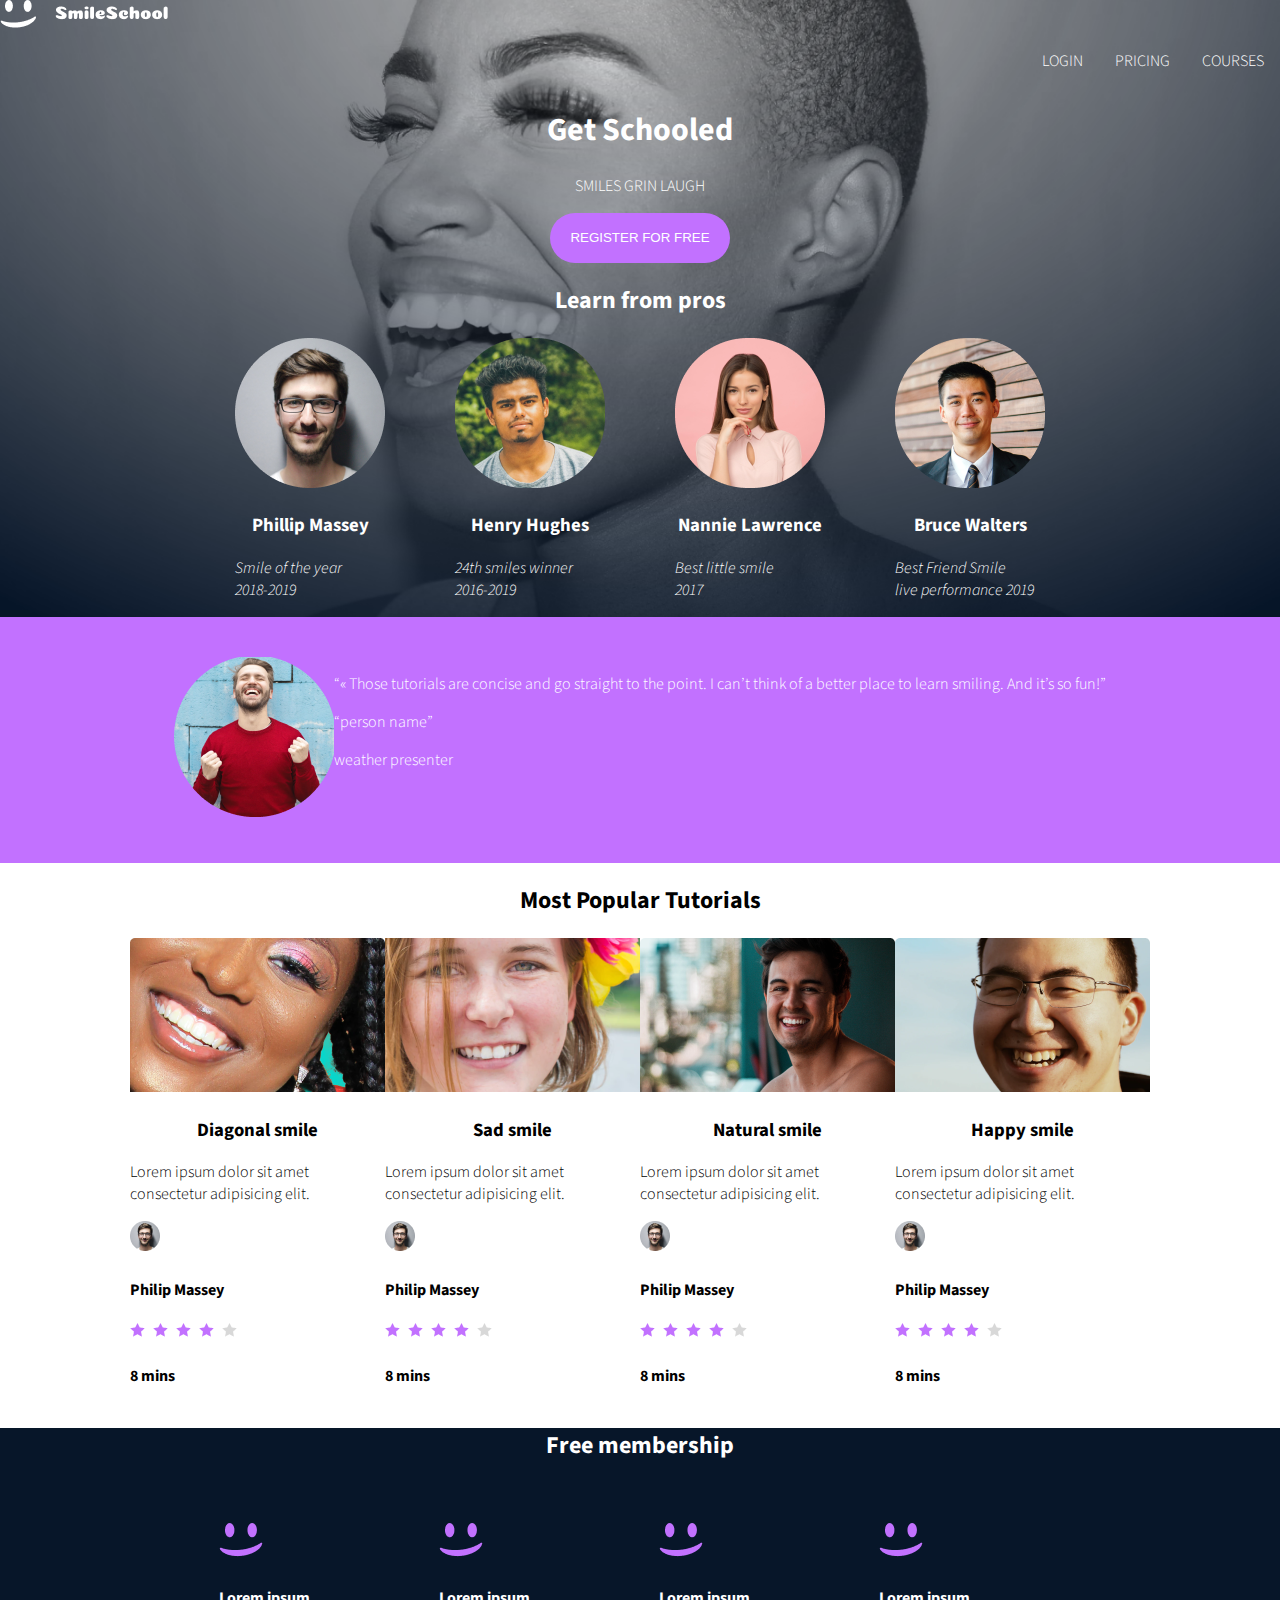
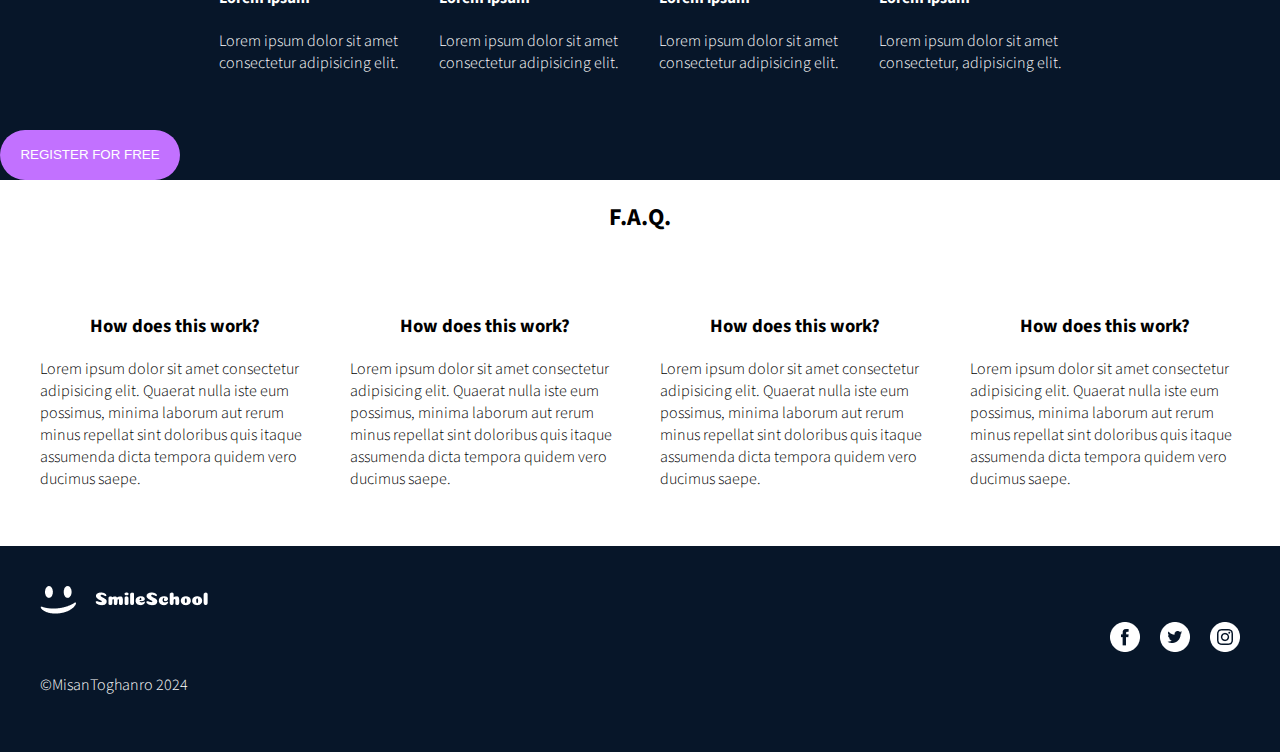
<file: css_advanced/index.html>
<!DOCTYPE html>
<html lang="en">
    <head>
        <meta charset="UTF-8">
        <meta name="viewport" content="width=device-width initial-scale=1.0">
        <title>Html_CSS_avanced</title>
        <link rel="stylesheet" href="style/style.css">
        <link rel="preconnect" href="https://fonts.googleapis.com">
        <link rel="preconnect" href="https://fonts.gstatic.com" crossorigin>
        <link href="https://fonts.googleapis.com/css2?family=Source+Sans+3:ital,wght@0,200..900;1,200..900&display=swap" rel="stylesheet">
    </head>
    <body class="works_on_smartphone">
        <div class="banner">
            <header >
            <div>
                <a href=""><img src="logo.png" alt="logo"></a>
            </div>
            <div>
                <nav>
                    <ul>
                        <li><a href="">COURSES</a></li>
                        <li><a href="">PRICING</a></li>
                        <li><a href="">LOGIN</a></li>
                    </ul>
                </nav>
            </div>
            </header>
            <section>
                <div class="texts">
                    <h1>Get Schooled</h1>
                    <p>SMILES GRIN LAUGH</p>
                    <button class="button" type="button">REGISTER FOR FREE</button>
                </div>
                <div>
                    <h2 class="texts">Learn from pros</h2>
                    <div class="profiles">
                        <div>
                            <img src="avatar.png" alt="phillip massey smile of the year 2018-2019">
                            <h3>Phillip Massey</h3>
                            <p><em>Smile of the year <br>2018-2019</em></p>
                        </div>
                        <div>
                            <img src="8.png" alt="Henry Hughes 24th smiles winner 2016-2019">
                            <h3>Henry Hughes</h3>
                            <p><em>24th smiles winner<br>2016-2019</em></p>
                        </div>
                        <div><img src="6.png" alt="Nannie Lawrence Best little smile 2017">
                            <h3>Nannie Lawrence</h3>
                            <p><em>Best little smile <br> 2017</em></p>
                        </div>
                        <div>
                            <img src="7.png" alt="Bruce Walters Best Friend Smile live performance 2019">
                            <h3>Bruce Walters</h3>
                            <p><em>Best Friend Smile <br>live performance 2019</em></p>
                        </div>
                    </div>
                </div>
        </section>
        </div>
            <main>
                <section>
                    <div class="quotes">
                            <div class="quote text"><img src="Bitmap (2).png" alt=""></div>
                        <div class="quote text">
                            <p><q>« Those tutorials are concise and go straight to the point. I can’t think of a better place to learn smiling. And it’s so fun!</q></p>
                            <p><q>person name</q></p>
                            <p>weather presenter</p>
                        </div>
                    </div>
                </section>
                <section >
                    <h2>Most Popular Tutorials</h2>
                  <div class="video">
                    <div>
                        <img src="preview.png" alt="tutorial videos">
                        <h3>Diagonal smile</h3>
                        <p>Lorem ipsum dolor sit amet<br>consectetur adipisicing elit.</p>
                        <div id="author">
                            <img src="avatar (2).png" alt="">
                            <h4>Philip Massey</h4> 
                        </div>
                        <div id="rating">
                            <img src="rating.png" alt="">
                            <h4>8 mins</h4>
                        </div>
                    </div>
                    <div>
                        <img src="Bitmap.png" alt="tutorial videos">
                        <h3>Sad smile</h3>
                        <p>Lorem ipsum dolor sit amet<br>consectetur adipisicing elit.</p>
                        <div id="author">
                            <img src="avatar (2).png" alt="">
                            <h4>Philip Massey</h4> 
                        </div>
                        <div id="rating">
                            <img src="rating.png" alt="">
                            <h4>8 mins</h4>
                        </div>
                    </div>

                    <div>
                        <img src="preview (1).png" alt="tutorial videos">
                    <h3>Natural smile</h3>
                    <p>Lorem ipsum dolor sit amet<br>consectetur adipisicing elit.</p>
                    <div id="author">
                        <img src="avatar (2).png" alt="">
                        <h4>Philip Massey</h4> 
                    </div>
                    <div id="rating">
                        <img src="rating.png" alt="">
                        <h4>8 mins</h4>
                    </div>
                    </div>

                    <div>
                        <img src="preview (2).png" alt="tutorial videos">
                    <h3>Happy smile</h3>
                    <p>Lorem ipsum dolor sit amet<br>consectetur adipisicing elit.</p>
                    <div id="author">
                        <img src="avatar (2).png" alt="">
                        <h4>Philip Massey</h4> 
                    </div>
                    <div id="rating">
                        <img src="rating.png" alt="">
                        <h4>8 mins</h4>
                    </div>
                    </div>
                  </div>     
                </section>
                <section>
                    <div class="membership"> 
                        <h2>Free membership</h2>
                        <diV class="content">
                            <div>
                                <img src="smile.png" alt="membership">
                                <h4>Lorem ipsum</h4>
                                <p>Lorem ipsum dolor sit amet<br>consectetur adipisicing elit.</p>
                            </div>
                            <div>
                                <img src="smile.png" alt="membership">
                                <h4>Lorem ipsum</h4>
                                <p>Lorem ipsum dolor sit amet<br>consectetur adipisicing elit.</p>
                            </div>
                            <div>
                                <img src="smile.png" alt="membership">
                                <h4>Lorem ipsum</h4>
                                <p>Lorem ipsum dolor sit amet<br>consectetur adipisicing elit.</p>
                            </div>
                            <div>
                                <img src="smile.png" alt="membership">
                                <h4>Lorem ipsum</h4>
                                <p>Lorem ipsum dolor sit amet <br>consectetur, adipisicing elit.</p>
                            </div>
                        </diV>
                        <button class="button" type="button">REGISTER FOR FREE</button>
                    </div>
                </section>
                <section >
                    <h2>F.A.Q.</h2>
                        <div class="frequently">
                             <div>                  
                                <h3>How does this work?</h3>  
                                <p>Lorem ipsum dolor sit amet consectetur adipisicing elit. Quaerat nulla iste eum possimus, minima laborum aut rerum minus repellat sint doloribus quis itaque assumenda dicta tempora quidem vero ducimus saepe.</p>
                             </div>

                             <div>                  
                                <h3>How does this work?</h3> 
                                <p>Lorem ipsum dolor sit amet consectetur adipisicing elit. Quaerat nulla iste eum possimus, minima laborum aut rerum minus repellat sint doloribus quis itaque assumenda dicta tempora quidem vero ducimus saepe.</p> 
                             </div>

                             <div>                  
                                <h3>How does this work?</h3>
                                <p>Lorem ipsum dolor sit amet consectetur adipisicing elit. Quaerat nulla iste eum possimus, minima laborum aut rerum minus repellat sint doloribus quis itaque assumenda dicta tempora quidem vero ducimus saepe.</p>  
                             </div>

                             <div>                  
                                <h3>How does this work?</h3> 
                                <p>Lorem ipsum dolor sit amet consectetur adipisicing elit. Quaerat nulla iste eum possimus, minima laborum aut rerum minus repellat sint doloribus quis itaque assumenda dicta tempora quidem vero ducimus saepe.</p> 
                             </div>
                            </div>
                   
                </section>
            </main>
            <footer>
                <div class="footer">
                    <div>
                        <div>
                            <img src="logo.png" alt="logo">
                        </div>
                        <div class="social">
                            <a href="facebook"><img src="Combined Shape.png"></a>
                            <a href="twitter"><img src="Combined Shape (1).png"></a>
                            <a href="Instagram"><img src="Instagram_White.png"></a>
                        </div>
                    </div>
                        <p>&copyMisanToghanro 2024</p>
                </div>
            </footer>
    </body>
</html>
</file>
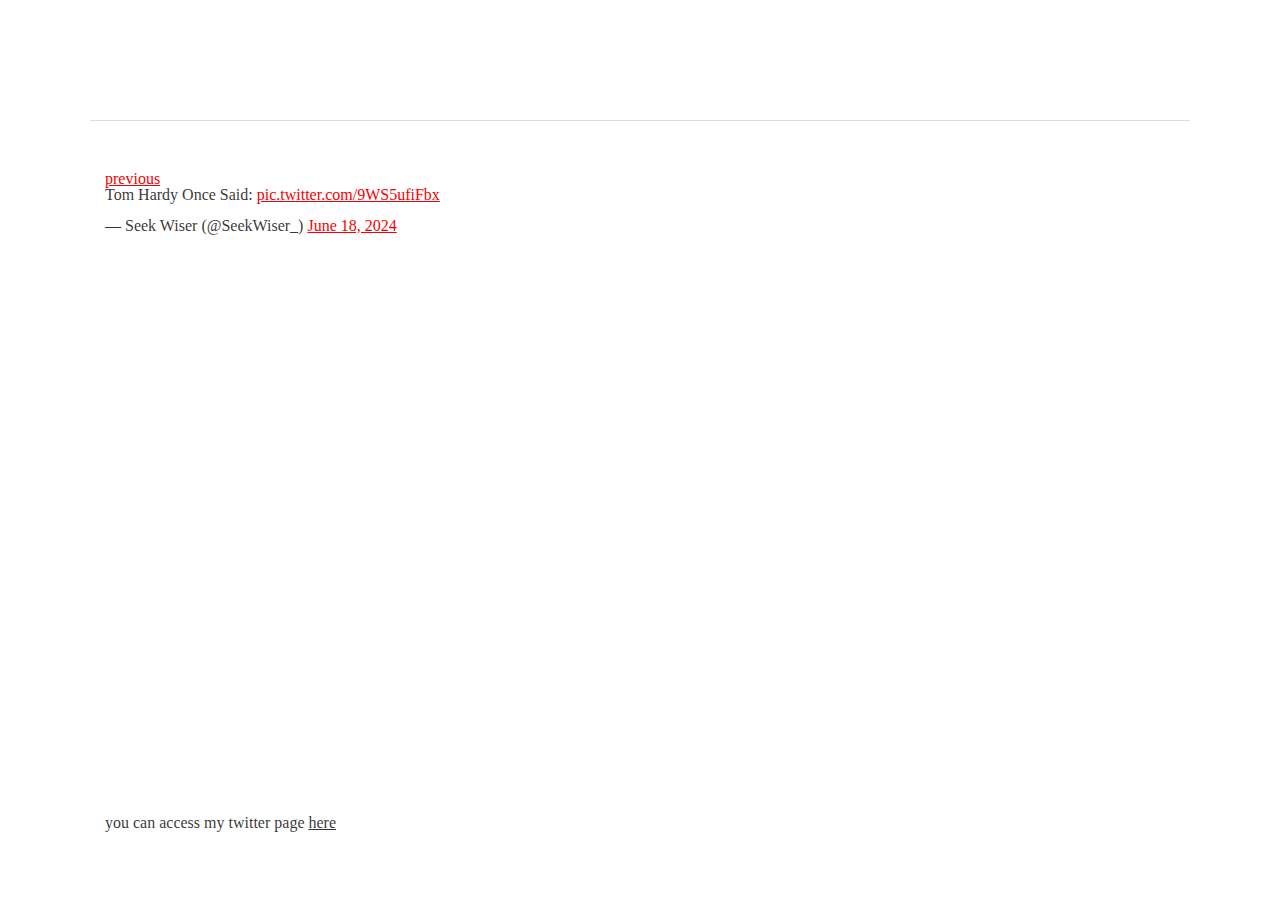
<file: css_basic/twitter.html>
<!DOCTYPE html>
<html lang="en">
<head>
    <meta charset="UTF-8">
    <meta name="viewport" content="width=device-width, initial-scale=1.0">
    <title>Document</title>
    <link href="base.css" rel="stylesheet">
    <link href="style.css" rel="stylesheet">
</head>
<body>
    <header>
         <ul>
        <li><a href=""></a></li>
         </ul>
    </header>
    <main>
        <article>
            <a href="index.html">previous</a>
    <blockquote class="twitter-tweet" data-theme="dark"><p lang="en" dir="ltr">Tom Hardy Once Said: <a href="https://t.co/9WS5ufiFbx">pic.twitter.com/9WS5ufiFbx</a></p>&mdash; Seek Wiser (@SeekWiser_) <a href="https://twitter.com/SeekWiser_/status/1802897503458828587?ref_src=twsrc%5Etfw">June 18, 2024</a></blockquote> <script async src="https://platform.twitter.com/widgets.js" charset="utf-8"></script>
        </article>
    </main>
    <footer>
       <p>you can access my twitter page <a href="https://x.com/MisanToghanro" target="_blank">here</a></p>
    </footer>

</body>
</html>
</file>
<file: css_advanced/style/style.css>
body{
   margin: 0px;
   padding: 0px;
   font-family: "Source Sans 3", sans-serif;
   font-optical-sizing: auto;
   font-weight: 300;
   font-style: normal;
}
header nav ul{
    list-style: none;
    margin: 0;
    padding: 0;
    overflow: hidden;
}
header nav li{
    float:  right;
}
header nav a{
    display: block;
    color: white;
    text-align: center;
    padding: 14px 16px;
    text-decoration: none;
}
header nav li a:hover{
    background-color:  rgba(194, 113, 255, 1);
}
.banner{
    background-image: url("Object.png");
    background-repeat: no-repeat;
    background-position:center ;
    background-attachment: scroll;
    background-size: cover;
    color: white;
    align-items: center;
}
.texts{
 text-align: center;
}
.button{
    background-color: rgba(194, 113, 255, 1);
    color: white;
    border-radius: 40px;
    border: none ;
    height:50px;
    width: 180px;
}
.profiles{
    display: flex;
    justify-content: center;
    gap: 70px;
}
.quotes{
    background-color: rgba(194, 113, 255, 1);
    color: white;
    display: flex;
    justify-content: center;
    padding: 40px;
}
.video{
    background-color: rgba(255, 255, 255, 1);
    justify-content: center;
    display: flex;
}


h2{
    text-align: center;
}
h3{
    text-align: center;
}
.membership{
    background-color: rgba(7, 22, 41, 1);
    color: white;
    display: block;
    justify-content: center;

}
.content{
    display: flex;
    justify-content: center;
    padding:40px;
    gap: 40px;
}

 .frequently{
justify-content: center;
display: flex;
gap:40px;
padding: 40px;
}

.footer{
    background-color: rgba(7, 22, 41, 1);
    color: white;
    margin:0 ;
    padding: 40px;
    margin-block-start: 0;
    margin-inline-end: 0;
    align-items: center;

}
.social{
    display: flex;
    justify-content: right;
    gap: 20px;
}
</file>
<file: css_basic/base.css>
html, body {
	height: 100%;
	min-height: 100%;
}
html, body, div, span, applet, object, iframe,
h1, h2, h3, h4, h5, h6, p, blockquote, pre,
a, abbr, acronym, address, big, cite, code,
del, dfn, img, ins, kbd, q, s, samp,
small, strike, sub, sup, tt, var,
b, u, i, center,
dl, dt, dd,
fieldset, form, label, legend,
table, caption, tbody, tfoot, thead, tr, th, td,
article, aside, canvas, details, embed, 
figure, figcaption, footer, header, hgroup, 
menu, nav, output, ruby, section, summary,
time, mark, audio, video {
	margin: 0;
	padding: 0;
	border: 0;
	font-size: 100%;
	font: inherit;
	vertical-align: baseline;
}
/* HTML5 display-role reset for older browsers */
article, aside, details, figcaption, figure, 
footer, header, hgroup, menu, nav, section {
	display: block;
}
body {
	line-height: 1;
}
blockquote, q {
	quotes: none;
}
blockquote:before, blockquote:after,
q:before, q:after {
	content: '';
	content: none;
}
table {
	border-collapse: collapse;
	border-spacing: 0;
}


/* Fonts and colors */

body {
	font-family: 'Josefin Sans', serif;
	color: rgba(0, 0, 0, 0.8);
}
h1, h2, h3, h4, h5, h6, header {
	font-family: 'Yeseva One', sans-serif;
}
header {
	border-bottom: 1px solid rgb(221,221,221);
	transition: border-bottom-color 1s ease;
}
header a {
	color: rgba(0, 0, 0, 0.8);
}
aside {
	background: #FAFAFA;
}
aside p {
	border: 1px solid #bbb;
	background: #ddd;
	color: black;
}
footer a {
	color: rgba(0, 0, 0, 0.8);
}
a {
	color: #F80002;
}


/* Positioning and margins */

@media (min-width: 1100px) {
	body {
		width: 1100px;
		margin: 0 auto;
	}
}

article {
	padding: 50px 15px;
}
article > *:first-child {
	margin-top: 0;
}
aside {
	padding: 50px 15px;
}
header .right {
	float: right;
	margin: 0 10px 15px;
}


/* Header */
header {
	padding: 20px 0;
	height: 80px;
}
header ul {
	list-style: none;
	margin: 0;
	padding: 0;
}
header li {
	display: inline;
	vertical-align:middle;
}
header li:first-child {
	margin: 0;
}
header li a {
	margin: 0 10px;
}
header li.logo {
	font-size: 36px;
}
header a {
	text-decoration: none;
}


/* Aside */

aside p {
	border-radius: 10px;
	padding: 20px 20px;
}


/* Footer */

footer {
	padding: 5px 15px;
	height: 80px;
}


/* Text styles and margins */

p {
	margin-bottom: 15px;
}
h1 {
	font-size: 36px;
	margin: 40px 0 20px;
}
h2 {
	font-size: 32px;
	margin: 30px 0 15px;
}
h3 {
	font-size: 28px;
	margin: 25px 0 10px;
}
h4 {
	font-size: 20px;
	font-weight: bold;
	margin: 20px 0 10px;
}
h5 {
	font-size: 18px;
	font-weight: bold;
	margin: 15px 0 10px;
}
h6 {
	font-weight: bold;
	margin: 5px 0;
}

@media (max-width: 800px) {
  body.works_on_smartphone {
  	display: block;
  }
  body.works_on_smartphone main {
  	display: block;
  }
  header .right {
  	float: none;
  }
}
</file>
<file: css_basic/style.css>
body , main {
    display: flex;
 
}
body {
    flex-direction: column;
    flex: auto;
}
main {
    flex-direction: row;
    flex:auto;
}
article {
    flex: 2;
    overflow-y: auto;
}
aside {
    flex: 1;
    overflow-y: auto;
}
</file>
